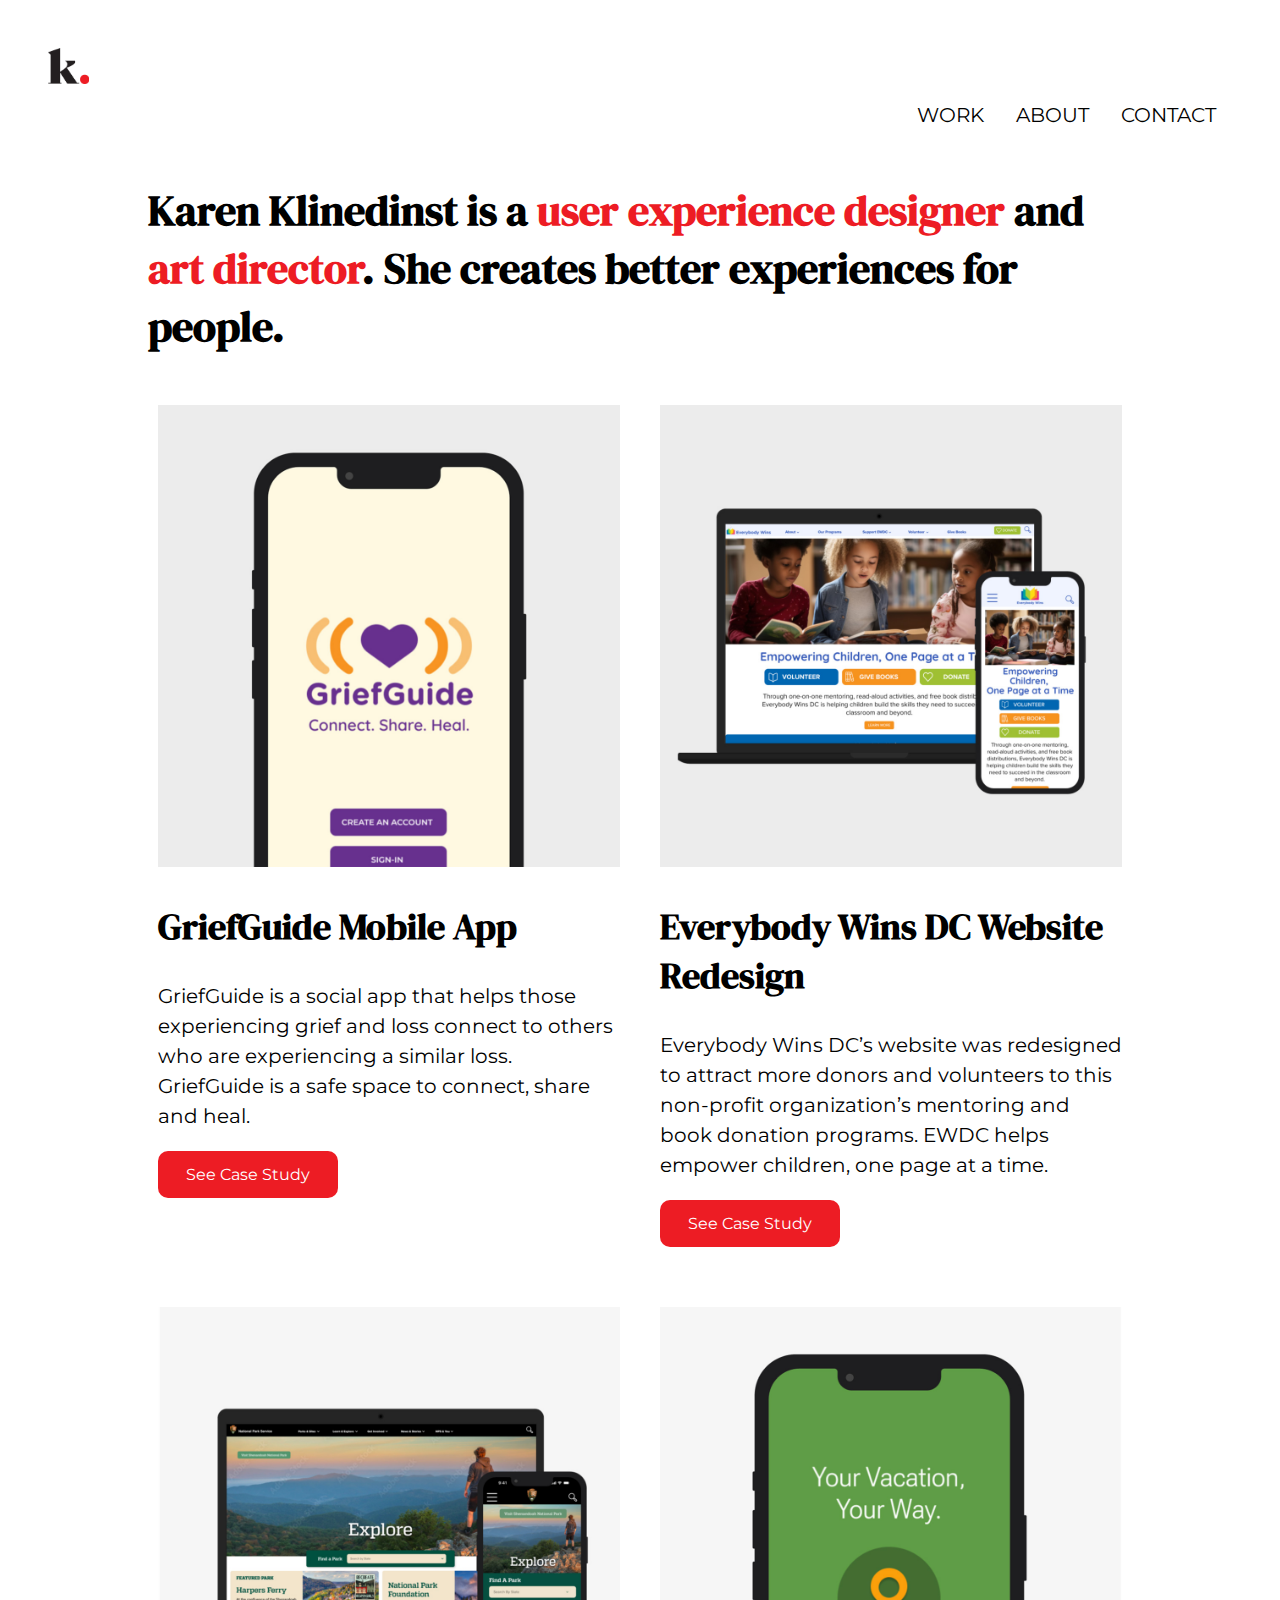
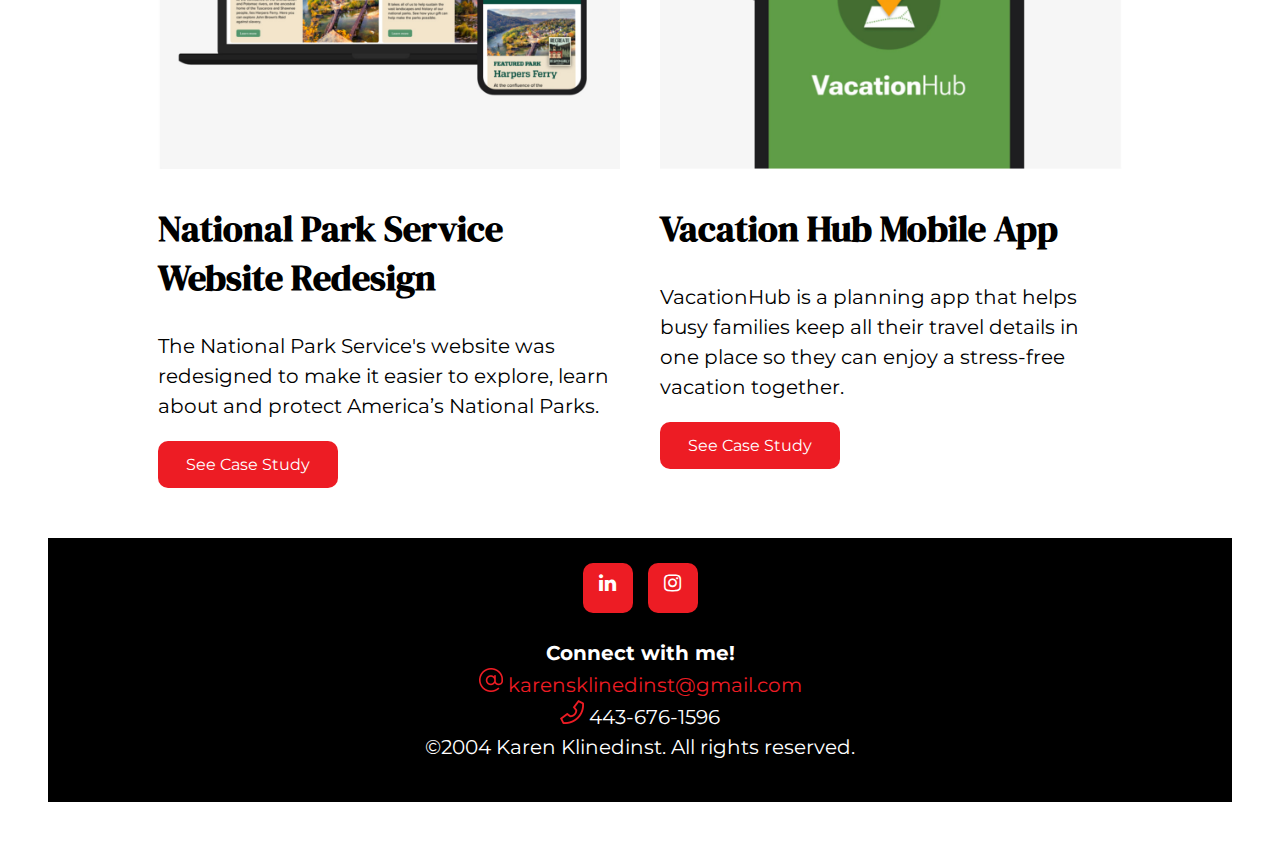
<file: index.html>
<!DOCTYPE html>
<html>
    <head>
        <title>Karen Klinedinst Design</title>
        <link rel="stylesheet" href="css/style.css"> 
        <link rel="preconnect" href="https://fonts.googleapis.com">
<link rel="preconnect" href="https://fonts.gstatic.com" crossorigin>
<link href="https://fonts.googleapis.com/css2?family=DM+Serif+Display&family=Montserrat:ital,wght@0,500;0,700;1,500&display=swap" rel="stylesheet">
<link rel="stylesheet" href="https://cdnjs.cloudflare.com/ajax/libs/font-awesome/4.7.0/css/font-awesome.min.css">
<meta name="viewport" content="width=device-width, initial-scale=1">
<link rel="stylesheet" href="https://cdnjs.cloudflare.com/ajax/libs/font-awesome/4.7.0/css/font-awesome.min.css">
<script src="https://code.jquery.com/jquery-3.6.0.min.js"></script>
    </head>
    <body>
        <header>
            <a href="index.html"><img class="small" src="images/Logo.png" alt="Karen Klinedinst logo"></a>
                     <!-- Create the navigation bar -->
    <ul>
        <li><a href="#contact">CONTACT</a></li>
        <li><a href="about.html">ABOUT</a></li>
        <li><a href="index.html">WORK</a></li>
    </ul>
        </header>
            <section>
                <div>
                    <h1>Karen Klinedinst is a <span class="red">user experience designer</span> and <span class="red">art director</span>. She creates better experiences for people.</h1>
                </div>
            </section>
         <!-- Work section -->
            <section>
                <div class="flex-container">
                    <div class="work-item-left">
                        <img src="images/GriefGuide_thumb.jpg" alt="Grief Guide mobile app" style="width:100%">
                        <h2 class="h2-black">GriefGuide Mobile App</h2>
                        <p>GriefGuide is a social app that helps those experiencing grief and loss connect to others who are experiencing a similar loss. GriefGuide is a safe space to connect, share and heal.
                        </p>
                        <button class="btn">See Case Study</button>
                </div>
                <div class="work-item-right">
                    <img src="images/EWDC_thumb.jpg" alt="Everybody Wins website redesign" style="width:100%">
                    <h2 class="h2-black">Everybody Wins DC Website Redesign</h2>
                    <p>Everybody Wins DC’s website was redesigned to attract more donors and volunteers to this non-profit organization’s mentoring and book donation programs. EWDC helps empower children, one page at a time.</p>
                    <button class="btn">See Case Study</button>
                </div>
            </section>
            <section>
                <div class="flex-container">
                    <div class="work-item-left">
                        <img src="images/NPS_thumb.jpg" alt="National Park Service website redesign" style="width:100%">
                        <h2 class="h2-black">National Park Service Website Redesign</h2>
                        <p>The National Park Service's website was redesigned to make it easier to explore, learn about and protect America’s National Parks.</p>
                        <button class="btn">See Case Study</button>
                </div>
                <div class="work-item-right">
                    <img src="images/VacationHub_thumb.jpg" alt="VacationHub mobile app" style="width:100%">
                    <h2 class="h2-black">Vacation Hub Mobile App</h2>
                    <p>VacationHub is a planning app that helps busy families keep all their travel details in one place so they can enjoy a stress-free vacation together.
                    </p>
                    <button class="btn">See Case Study</button>
                </div>
            </section>
            <footer>
                <div class="flex-container">
                    <div class="flex-item-4">
                        <a href="https://www.linkedin.com/in/karenklinedinst/" class="fa fa-linkedin"></a>
                        <a href="https://www.instagram.com/karenklinedinst/" class="fa fa-instagram"></a>
                        <p class="white">
                            <strong>Connect with me!</strong><br>
                            <img src="images/🦆 icon _at_.png" alt="email icon" style="width:24px"> <a href="mailto: karensklinedinst@gmail.com">karensklinedinst@gmail.com</a> <br>
                            <img src="images/🦆 icon _phone_.png" alt="phone icon" style="width:24px"> 443-676-1596 <br>
                            &copy;2004 Karen Klinedinst. All rights reserved.</p>
                        </div>
                     </footer>
                     <button onclick="topFunction()" id="myBtn" title="Go to top">TOP</button>      
            </body>
            <script src="js/script.js"></script>
</html>
</file>
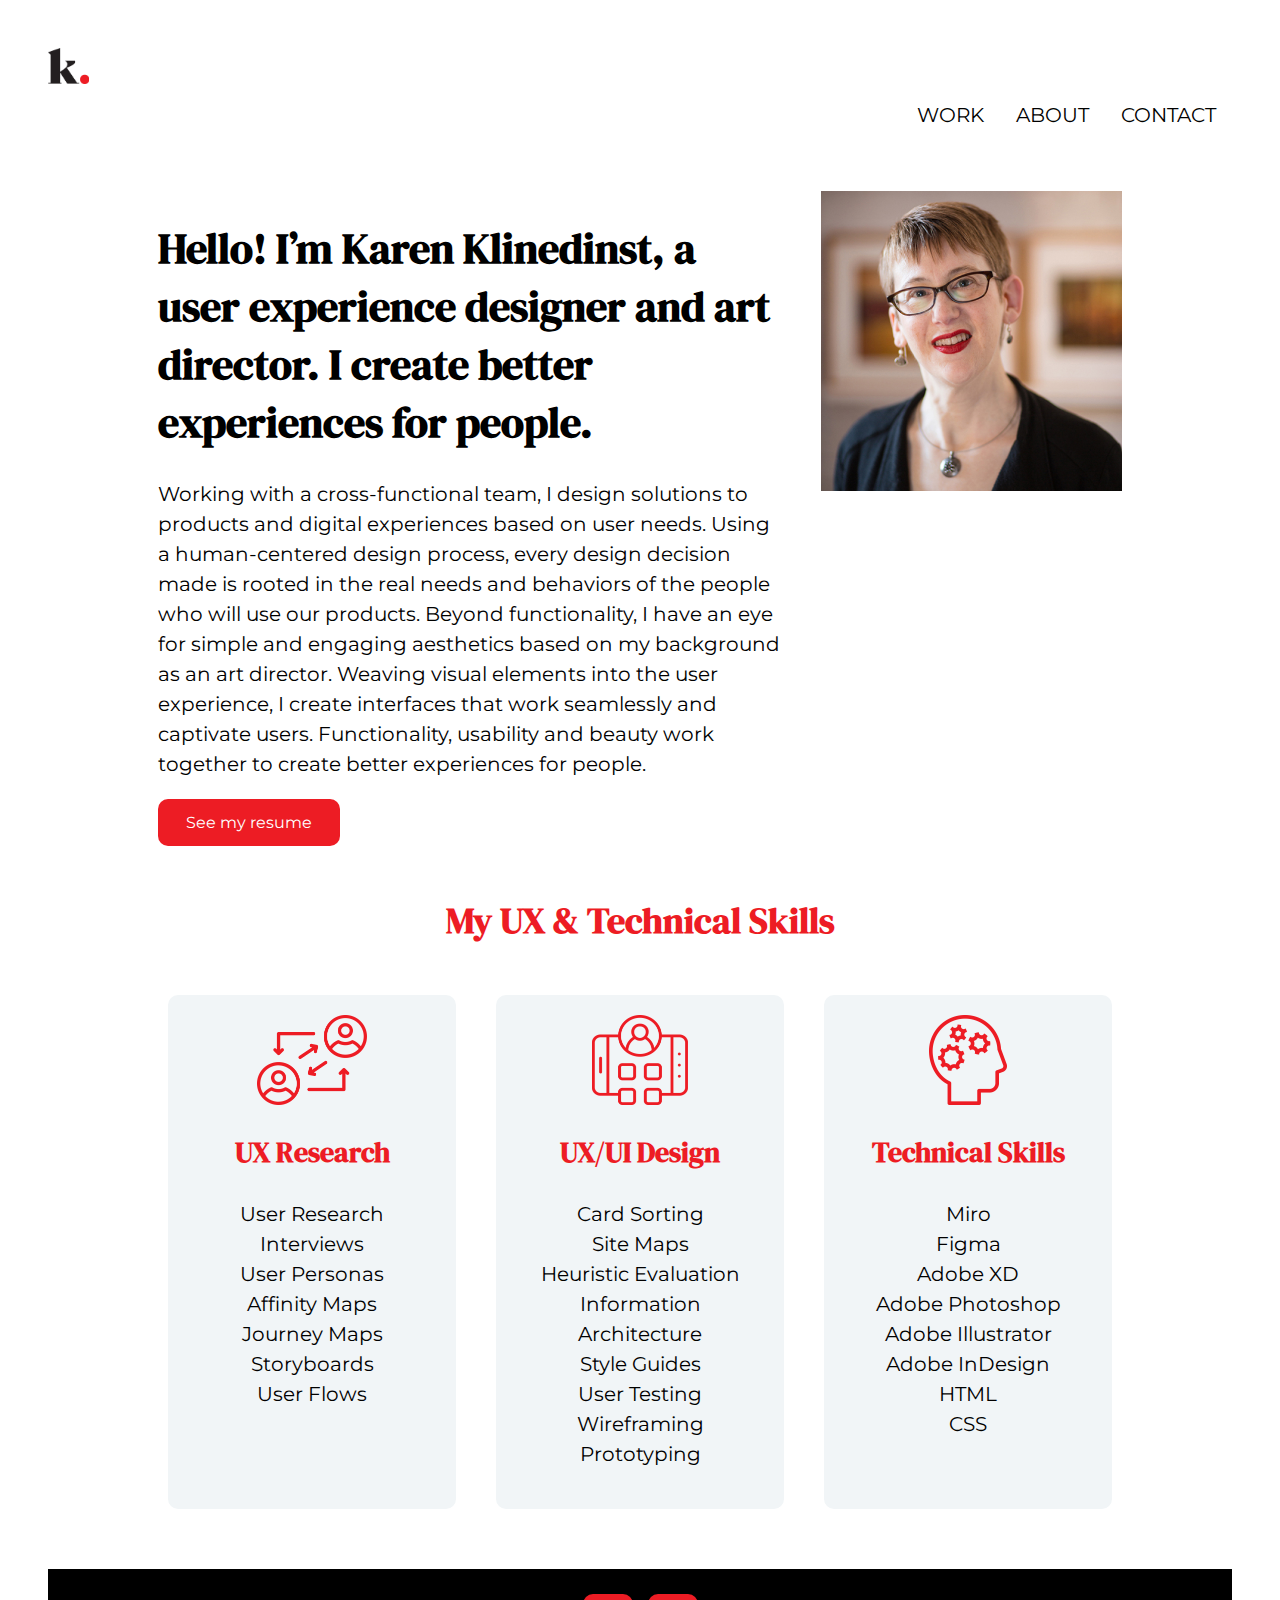
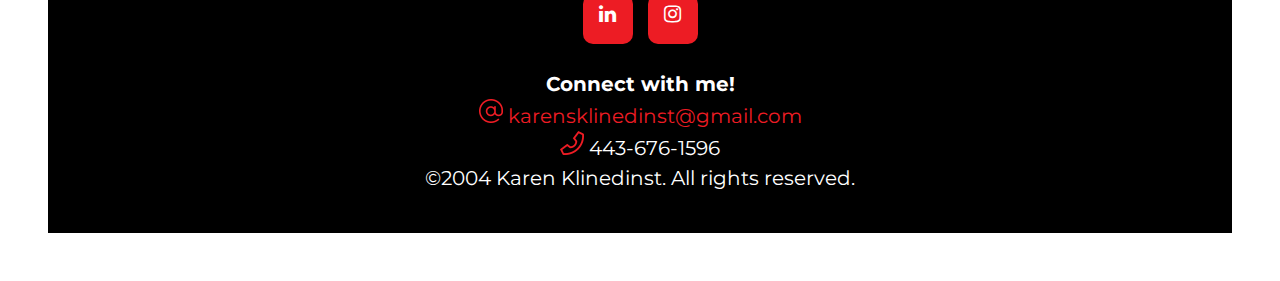
<file: about.html>
<!DOCTYPE html>
<html>
    <head>
        <title>About</title>
        <link rel="stylesheet" href="css/style.css"> 
        <link rel="preconnect" href="https://fonts.googleapis.com">
<link rel="preconnect" href="https://fonts.gstatic.com" crossorigin>
<link href="https://fonts.googleapis.com/css2?family=DM+Serif+Display&family=Montserrat:ital,wght@0,500;0,700;1,500&display=swap" rel="stylesheet">
<link rel="stylesheet" href="https://cdnjs.cloudflare.com/ajax/libs/font-awesome/4.7.0/css/font-awesome.min.css">
<meta name="viewport" content="width=device-width, initial-scale=1">
<link rel="stylesheet" href="https://cdnjs.cloudflare.com/ajax/libs/font-awesome/4.7.0/css/font-awesome.min.css">
<script src="https://code.jquery.com/jquery-3.6.0.min.js"></script>
    </head>
    <body>
        <header>
            <a href="index.html"><img class="small" src="images/Logo.png" alt="Karen Klinedinst logo"></a>
                     <!-- Create the navigation bar -->
    <ul>
        <li><a href="#contact">CONTACT</a></li>
        <li><a href="about.html">ABOUT</a></li>
        <li><a href="index.html">WORK</a></li>
    </ul>
        </header>
            <section>
                <div class="flex-container">
                    <div class="flex-item-left">
                    <h1>Hello! I’m Karen Klinedinst, a user experience designer and art director. I create better experiences for people.</h1>
                    <p>Working with a cross-functional team, I design solutions to products and digital experiences based on user needs. Using a human-centered design process, every design decision made is rooted in the real needs and behaviors of the people who will use our products. Beyond functionality, I have an eye for simple and engaging aesthetics based on my background as an art director. Weaving visual elements into the user experience, I create interfaces that work seamlessly and captivate users. Functionality, usability and beauty work together to create better experiences for people.</p>
                    <button class="btn" onclick="document.location='https://docs.google.com/document/d/1rZEVZEzqHMFjHHZKFuIlIQ2ud_-NChcAV1MPekb8zko/edit?usp=drive_link'">See my resume</button>
                    </div>
                    <div class="flex-item-right"><img src="images/KarenKlinedinst_portrait1.jpg" alt="Karen Klinedinst portrait" style="width: 100%"></div>
            </section>
            <section>
                <div>
                    <h2 class="h2-center">My UX & Technical Skills</h2>
                </div>
                <div class="flex-container">
                <div class="flex-item-1">
                    <img src="images/ux_research_icon.png" alt="UX Research" style="height:90px" class="icon-center">
                    <h3>UX Research</h3>
                    <p class="skills-centered">
                        User Research Interviews<br>
                        User Personas<br>
                        Affinity Maps<br>
                        Journey Maps<br>
                        Storyboards<br>
                        User Flows<br>
                     </p>
                </div>
                <div class="flex-item-2">
                    <img src="images/ux_design_icon.png" alt="UX/UI Design" style="height:90px" class="icon-center">
                    <h3>UX/UI Design</h3>
                    <p class="skills-centered">
                        Card Sorting<br>
                        Site Maps<br>
                        Heuristic Evaluation<br>
                        Information Architecture<br>
                        Style Guides<br>
                        User Testing<br>
                        Wireframing<br>
                        Prototyping<br>
                    </p>
                </div>
                <div class="flex-item-3">
                    <img src="images/tech_skills_icon.png" alt="Technical Skills" style="height:90px" class="icon-center">
                    <h3>Technical Skills</h3>
                    <p class="skills-centered">
                       Miro<br>
                       Figma<br>
                       Adobe XD<br>
                       Adobe Photoshop<br>
                       Adobe Illustrator<br>
                       Adobe InDesign<br>
                       HTML<br>
                       CSS<br>
                    </p>
                </div>
            </section>
            <footer>
                <div class="flex-container">
                    <div class="flex-item-4">
                        <a href="https://www.linkedin.com/in/karenklinedinst/" class="fa fa-linkedin"></a>
                        <a href="https://www.instagram.com/karenklinedinst/" class="fa fa-instagram"></a>
                        <p class="white">
                            <strong>Connect with me!</strong><br>
                            <img src="images/🦆 icon _at_.png" alt="email icon" style="width:24px"> <a href="mailto: karensklinedinst@gmail.com">karensklinedinst@gmail.com</a> <br>
                            <img src="images/🦆 icon _phone_.png" alt="phone icon" style="width:24px"> 443-676-1596 <br>
                            &copy;2004 Karen Klinedinst. All rights reserved.</p>
                        </div>
                     </footer>
                 <button onclick="topFunction()" id="myBtn" title="Go to top">TOP</button>
    </body>
<script src="js/script.js"></script>
</html>
</file>
<file: css/style.css>
body {
    padding: 40px;
}
section {
    margin-left: 100px;
    margin-right: 100px;
    margin-bottom: 40px;
    margin-top: 40px;
}
.small {
  width: 41px;  
}
p {
    font-family: Montserrat, sans-serif;
    font-weight: Normal;
    color: black;
    font-size: 20px;
    line-height: 150%;    
}
h1 {
    font-family: 'DM Serif Display', serif;
    font-size: 42px;
}

h2 {
    font-family: 'DM Serif Display', serif;
    font-size: 36px;
    color: #ed1c24;
    text-align: left; 
}

.h2-center {
  text-align: center;
}

.h2-black {
  color:black;
}

h3 {
  font-family: 'DM Serif Display', serif;
    font-size: 28px;
    color: #ed1c24;
    text-align: center;  
}
.red {
    font-family: 'DM Serif Display', serif;
    font-size: 42px;
    color: #ed1c24;
}

ul {
    list-style-type: none;
    margin: 0;
    padding: 0px;
    overflow: hidden;
    background-color: white;
    font-family: Montserrat, sans-serif;
    color: black;
}

li {
    float: right;
}

li a {
    display: block;
    color: black;
    text-align: center;
    padding: 14px 16px;
    text-decoration: none;
}

/* Change color on hover */
li a:hover {
    background-color: #ed1c24;
    color: white;
    border-radius: 10px;
}
.btn {
    border: none;
    border-radius: 10px;
    color: white;
    background-color: #ed1c24;
    padding: 14px 28px;
    font-family: Montserrat, sans-serif;
    font-weight: Normal;
    font-size: 16px;
    cursor: pointer;
  }
  .btn:hover {background: #d81920;
  }

  * {
    box-sizing: border-box;
  }

  
/* Flex-box for Homepage and About page */

.flex-container {
  display: flex;
  flex-direction: row;
}

.work-item-left {
  background-color: none;
  padding: 10px;
  flex: 50%;
  margin-right:20px;
}

.work-item-right {
  background-color: none;
  padding: 10px;
  flex: 50%;
}

  .flex-item-left {
    background-color: none;
    padding: 10px;
    flex:66%;
    margin-right:20px;
  }
  
  .flex-item-right {
    background-color: none;
    padding: 10px;
    flex: 33%;
  }
  .skills-centered {
    font-family: Montserrat, sans-serif;
    font-weight: Normal;
    color: black;
    font-size: 20px;
    line-height: 150%;
    text-align: center;
  }
  .icon-center {
    display: block;
  margin-left: auto;
  margin-right: auto;
}
  .flex-item-1 {
    background-color: #F1F5F7;
    padding: 20px;
    border-radius: 10px;
    flex: 33%;
    margin: 20px;
  }
  .flex-item-2 {
    background-color: #F1F5F7;
    padding: 20px;
    border-radius: 10px;
    flex:33%;
    margin: 20px;
  }

  .flex-item-3 {
    background-color: #F1F5F7;
    padding: 20px;
    border-radius: 10px;
    flex: 33%;
    margin: 20px;
  }

  .flex-item-4 {
    background-color: black;
    padding: 20px;
    flex: 100%;
    text-align: center;
  }

  .white {
      font-family: Montserrat, sans-serif;
      font-weight: Normal;
      color: white;
      font-size: 20px;
  }
  
  
  .fa {
    padding: 10px;
    font-size: 36px;
    width: 50px;
    height: 50px;
    text-align: center;
    text-decoration: none;
    margin: 5px;
  }
  
    
    .fa:hover {
      background: #d81920;
    }
    
    .fa-linkedin {
      background: #ed1c24;
      border-radius: 10px;
      color: white;
    }
    
    .fa-instagram {
      background: #ed1c24;
      border-radius: 10px;
      color: white;
    }

    a {
      text-decoration: none;
      color: #ed1c24
    }

    /* Return to top button */
  body {
    font-family: Montserrat, sans-serif;
    font-size: 20px;
  }
  
  #myBtn {
    display: none;
    position: fixed;
    bottom: 20px;
    right: 30px;
    z-index: 99;
    font-size: 18px;
    border: none;
    outline: none;
    background-color: #ED1C24;
    color: white;
    cursor: pointer;
    padding: 15px;
    border-radius: 10px;
  }
  
  #myBtn:hover {
    background-color: #D81920;
  }

   /* Responsive layout - makes a one column-layout instead of two-column layout */
@media (max-width: 800px) {
  .flex-container {
    flex-direction: column;
}

/* Media query for screens smaller than 800 pixels */
@media screen and (max-width: 800px) {
  section {
    margin: 10px; /* Adjust the margin value according to your preference */
  }
}
</file>
